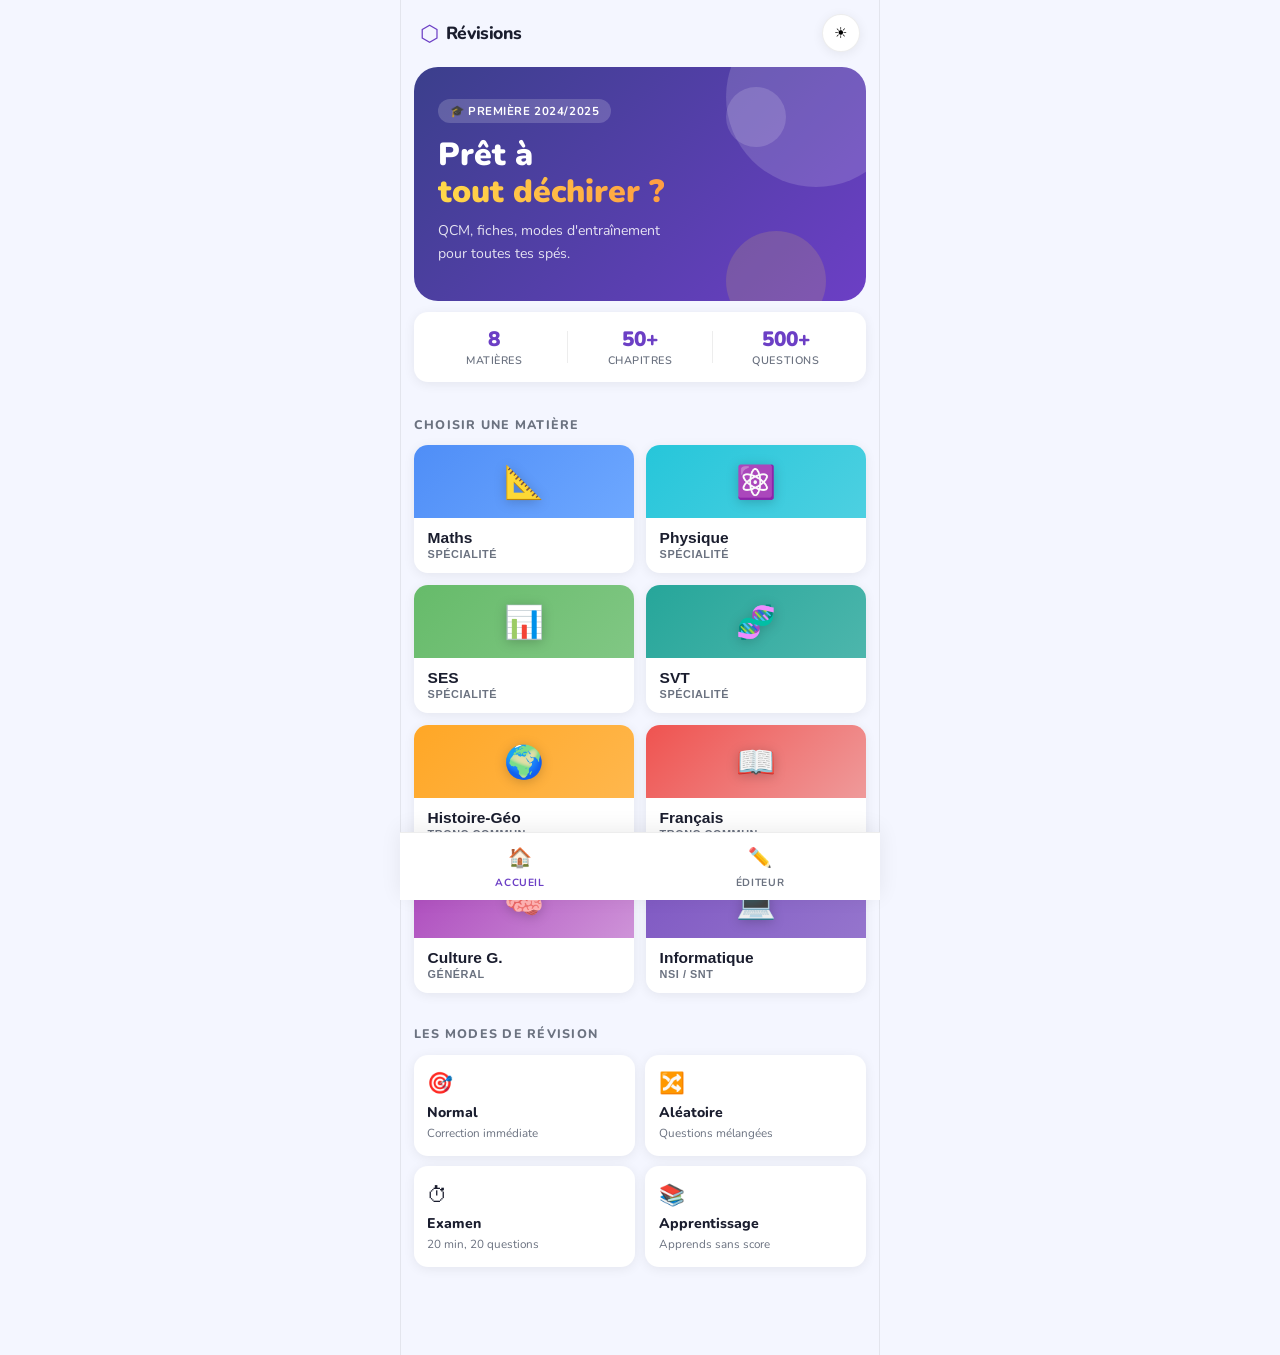
<file: index.html>
<!DOCTYPE html>
<html lang="fr">
<head>
  <meta charset="UTF-8" />
  <meta name="viewport" content="width=device-width, initial-scale=1.0" />
  <title>Révisions BAC</title>
  <link rel="preconnect" href="https://fonts.googleapis.com">
  <link href="https://fonts.googleapis.com/css2?family=Nunito:wght@400;600;700;800;900&display=swap" rel="stylesheet">
  <link rel="stylesheet" href="style.css" />
</head>
<body>

  <div class="app-shell">

    <!-- TOP BAR -->
    <header class="topbar">
      <div class="topbar-left">
        <span class="app-logo">⬡</span>
        <span class="app-name">Révisions</span>
      </div>
      <button class="theme-btn" id="themeToggle" title="Thème">
        <span class="t-sun">☀</span>
        <span class="t-moon">☽</span>
      </button>
    </header>

    <!-- HERO BANNER -->
    <section class="hero-banner">
      <div class="hero-inner">
        <p class="hero-pill">🎓 Première 2024/2025</p>
        <h1 class="hero-h1">Prêt à<br><span class="hero-accent">tout déchirer ?</span></h1>
        <p class="hero-desc">QCM, fiches, modes d'entraînement<br>pour toutes tes spés.</p>
      </div>
      <div class="hero-deco">
        <div class="deco-circle c1"></div>
        <div class="deco-circle c2"></div>
        <div class="deco-circle c3"></div>
      </div>
    </section>

    <!-- STATS STRIP -->
    <div class="stats-strip">
      <div class="stat-item"><strong>8</strong><span>matières</span></div>
      <div class="stat-div"></div>
      <div class="stat-item"><strong>50+</strong><span>chapitres</span></div>
      <div class="stat-div"></div>
      <div class="stat-item"><strong>500+</strong><span>questions</span></div>
    </div>

    <!-- MATIERES -->
    <main class="main-content">
      <h2 class="section-label">Choisir une matière</h2>

      <div class="matiere-grid">

        <button class="m-card" data-matiere="maths" data-color="#4F8EF7">
          <div class="m-card-top" style="background: linear-gradient(135deg,#4F8EF7,#6EA8FF)">
            <span class="m-icon">📐</span>
          </div>
          <div class="m-card-body">
            <span class="m-title">Maths</span>
            <span class="m-sub">Spécialité</span>
          </div>
        </button>

        <button class="m-card" data-matiere="physique" data-color="#26C6DA">
          <div class="m-card-top" style="background: linear-gradient(135deg,#26C6DA,#4DD0E1)">
            <span class="m-icon">⚛️</span>
          </div>
          <div class="m-card-body">
            <span class="m-title">Physique</span>
            <span class="m-sub">Spécialité</span>
          </div>
        </button>

        <button class="m-card" data-matiere="ses" data-color="#66BB6A">
          <div class="m-card-top" style="background: linear-gradient(135deg,#66BB6A,#81C784)">
            <span class="m-icon">📊</span>
          </div>
          <div class="m-card-body">
            <span class="m-title">SES</span>
            <span class="m-sub">Spécialité</span>
          </div>
        </button>

        <button class="m-card" data-matiere="svt" data-color="#26A69A">
          <div class="m-card-top" style="background: linear-gradient(135deg,#26A69A,#4DB6AC)">
            <span class="m-icon">🧬</span>
          </div>
          <div class="m-card-body">
            <span class="m-title">SVT</span>
            <span class="m-sub">Spécialité</span>
          </div>
        </button>

        <button class="m-card" data-matiere="histoiregeo" data-color="#FFA726">
          <div class="m-card-top" style="background: linear-gradient(135deg,#FFA726,#FFB74D)">
            <span class="m-icon">🌍</span>
          </div>
          <div class="m-card-body">
            <span class="m-title">Histoire-Géo</span>
            <span class="m-sub">Tronc commun</span>
          </div>
        </button>

        <button class="m-card" data-matiere="francais" data-color="#EF5350">
          <div class="m-card-top" style="background: linear-gradient(135deg,#EF5350,#EF9A9A)">
            <span class="m-icon">📖</span>
          </div>
          <div class="m-card-body">
            <span class="m-title">Français</span>
            <span class="m-sub">Tronc commun</span>
          </div>
        </button>

        <button class="m-card" data-matiere="culture" data-color="#AB47BC">
          <div class="m-card-top" style="background: linear-gradient(135deg,#AB47BC,#CE93D8)">
            <span class="m-icon">🧠</span>
          </div>
          <div class="m-card-body">
            <span class="m-title">Culture G.</span>
            <span class="m-sub">Général</span>
          </div>
        </button>

        <button class="m-card" data-matiere="info" data-color="#7E57C2">
          <div class="m-card-top" style="background: linear-gradient(135deg,#7E57C2,#9575CD)">
            <span class="m-icon">💻</span>
          </div>
          <div class="m-card-body">
            <span class="m-title">Informatique</span>
            <span class="m-sub">NSI / SNT</span>
          </div>
        </button>

      </div>

      <!-- MODES EXPLICATION -->
      <h2 class="section-label" style="margin-top:2rem">Les modes de révision</h2>
      <div class="modes-row">
        <div class="mode-card">
          <span class="mode-icon">🎯</span>
          <strong>Normal</strong>
          <p>Correction immédiate</p>
        </div>
        <div class="mode-card">
          <span class="mode-icon">🔀</span>
          <strong>Aléatoire</strong>
          <p>Questions mélangées</p>
        </div>
        <div class="mode-card">
          <span class="mode-icon">⏱</span>
          <strong>Examen</strong>
          <p>20 min, 20 questions</p>
        </div>
        <div class="mode-card">
          <span class="mode-icon">📚</span>
          <strong>Apprentissage</strong>
          <p>Apprends sans score</p>
        </div>
      </div>
    </main>

    <!-- BOTTOM NAV -->
    <nav class="bottom-nav">
      <a href="index.html" class="bnav-item active">
        <span class="bnav-icon">🏠</span>
        <span>Accueil</span>
      </a>
      <a href="editor.html" class="bnav-item">
        <span class="bnav-icon">✏️</span>
        <span>Éditeur</span>
      </a>
    </nav>

  </div>

  <script src="script.js"></script>
</body>
</html>
</file>
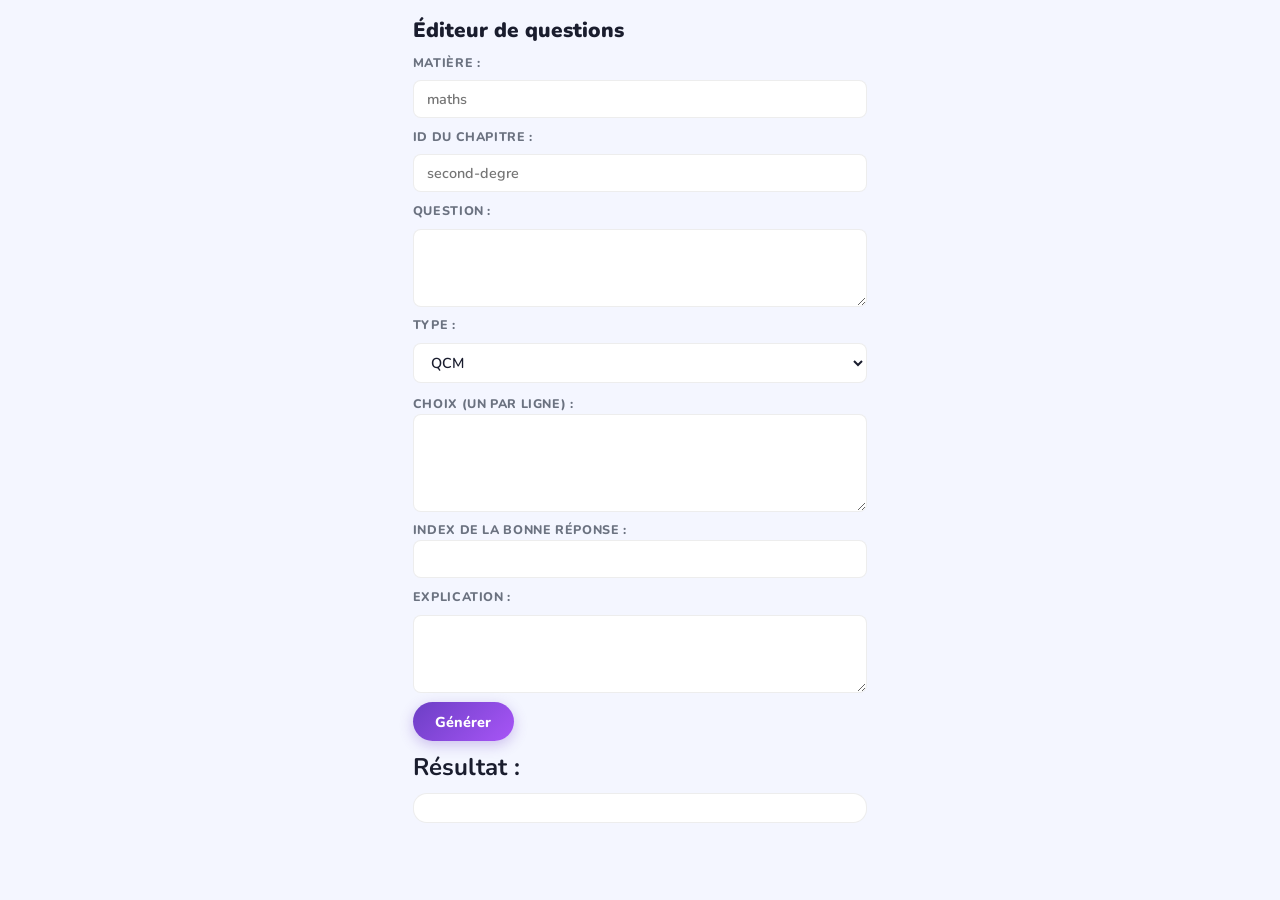
<file: editor.html>
<!DOCTYPE html>
<html lang="fr">
<head>
  <meta charset="UTF-8" />
  <title>Éditeur de questions</title>
  <link rel="stylesheet" href="style.css" />
</head>
<body class="light">
  <main class="editor-container">
    <h1>Éditeur de questions</h1>

    <label>Matière :</label>
    <input id="matiereInput" type="text" placeholder="maths" />

    <label>ID du chapitre :</label>
    <input id="chapitreInput" type="text" placeholder="second-degre" />

    <label>Question :</label>
    <textarea id="questionInput" rows="3"></textarea>

    <label>Type :</label>
    <select id="typeSelect">
      <option value="qcm">QCM</option>
      <option value="vrai_faux">Vrai/Faux</option>
      <option value="multi">Multi-réponses</option>
      <option value="trou">À trou</option>
    </select>

    <div id="qcmZone">
      <label>Choix (un par ligne) :</label>
      <textarea id="choicesInput" rows="4"></textarea>

      <label>Index de la bonne réponse :</label>
      <input id="reponseInput" type="number" />
    </div>

    <div id="vfZone" style="display:none;">
      <label>Réponse :</label>
      <select id="vfSelect">
        <option value="true">Vrai</option>
        <option value="false">Faux</option>
      </select>
    </div>

    <div id="multiZone" style="display:none;">
      <label>Choix :</label>
      <textarea id="multiChoicesInput" rows="4"></textarea>

      <label>Indices corrects (ex: 0,2) :</label>
      <input id="multiReponsesInput" type="text" />
    </div>

    <label>Explication :</label>
    <textarea id="explicationInput" rows="3"></textarea>

    <button id="generateBtn">Générer</button>

    <h2>Résultat :</h2>
    <pre id="output"></pre>
  </main>

  <script src="editor.js"></script>
</body>
</html>
</file>
<file: style.css>
/* ==============================
   NOMAD-INSPIRED DESIGN SYSTEM
   ============================== */

@import url('https://fonts.googleapis.com/css2?family=Nunito:wght@400;600;700;800;900&display=swap');

/* ---------- TOKENS ---------- */
:root {
  --font: 'Nunito', sans-serif;

  /* Light mode */
  --bg:        #F4F6FF;
  --bg2:       #FFFFFF;
  --fg:        #1A1D2E;
  --fg2:       #6B7280;
  --border:    rgba(0,0,0,0.07);
  --card-sh:   0 2px 12px rgba(0,0,0,0.07);
  --card-sh-h: 0 8px 24px rgba(0,0,0,0.13);

  --hero-bg:   linear-gradient(135deg, #3B3F8C 0%, #6C3FC5 100%);
  --accent:    #6C3FC5;
  --accent-lt: rgba(108,63,197,0.12);
  --green:     #22C55E;
  --green-lt:  rgba(34,197,94,0.12);
  --red:       #EF4444;
  --red-lt:    rgba(239,68,68,0.12);
  --amber:     #F59E0B;
  --amber-lt:  rgba(245,158,11,0.12);

  --radius:    14px;
  --radius-sm: 8px;
  --radius-xl: 24px;
}

body.dark {
  --bg:        #12141F;
  --bg2:       #1C1F2E;
  --fg:        #F0F4FF;
  --fg2:       #8891A8;
  --border:    rgba(255,255,255,0.07);
  --card-sh:   0 2px 12px rgba(0,0,0,0.4);
  --card-sh-h: 0 8px 24px rgba(0,0,0,0.6);
}

/* ---------- RESET ---------- */
*, *::before, *::after { box-sizing: border-box; margin: 0; padding: 0; }
html { -webkit-font-smoothing: antialiased; }

body {
  font-family: var(--font);
  background: var(--bg);
  color: var(--fg);
  min-height: 100vh;
  transition: background .25s, color .25s;
  overflow-x: hidden;
}

/* ---------- APP SHELL ---------- */
.app-shell {
  max-width: 480px;
  margin: 0 auto;
  min-height: 100vh;
  display: flex;
  flex-direction: column;
  padding-bottom: 72px; /* bottom nav height */
}

/* ---------- TOPBAR ---------- */
.topbar {
  display: flex;
  align-items: center;
  justify-content: space-between;
  padding: .9rem 1.2rem;
  background: transparent;
  position: sticky;
  top: 0;
  z-index: 50;
}

.topbar-left {
  display: flex;
  align-items: center;
  gap: .4rem;
}

.app-logo {
  font-size: 1.4rem;
  color: var(--accent);
}

.app-name {
  font-size: 1.1rem;
  font-weight: 800;
  color: var(--fg);
  letter-spacing: -.02em;
}

.theme-btn {
  width: 38px; height: 38px;
  border-radius: 50%;
  border: 1.5px solid var(--border);
  background: var(--bg2);
  cursor: pointer;
  font-size: .95rem;
  display: flex; align-items: center; justify-content: center;
  position: relative; overflow: hidden;
  transition: .2s;
  box-shadow: var(--card-sh);
}

.theme-btn:hover { transform: scale(1.08); }

.t-sun, .t-moon {
  position: absolute;
  transition: opacity .2s, transform .2s;
}
.t-moon { opacity: 0; transform: rotate(30deg); }
body.dark .t-sun  { opacity: 0; transform: rotate(-30deg); }
body.dark .t-moon { opacity: 1; transform: rotate(0); }

/* ---------- HERO BANNER ---------- */
.hero-banner {
  background: var(--hero-bg);
  margin: 0 .8rem;
  border-radius: var(--radius-xl);
  padding: 2rem 1.5rem 2.2rem;
  position: relative;
  overflow: hidden;
  color: white;
}

.hero-inner { position: relative; z-index: 2; }

.hero-pill {
  display: inline-block;
  background: rgba(255,255,255,.18);
  border-radius: 999px;
  padding: .25rem .75rem;
  font-size: .72rem;
  font-weight: 700;
  letter-spacing: .05em;
  text-transform: uppercase;
  margin-bottom: .9rem;
}

.hero-h1 {
  font-size: 2rem;
  font-weight: 900;
  line-height: 1.15;
  margin-bottom: .6rem;
}

.hero-accent {
  background: linear-gradient(90deg, #FFD94A, #FF9D42);
  -webkit-background-clip: text;
  -webkit-text-fill-color: transparent;
  background-clip: text;
}

.hero-desc {
  font-size: .88rem;
  opacity: .85;
  line-height: 1.6;
}

/* Deco circles */
.hero-deco { position: absolute; inset: 0; pointer-events: none; }
.deco-circle {
  position: absolute;
  border-radius: 50%;
  opacity: .15;
}
.c1 { width: 180px; height: 180px; background: #fff; top: -60px; right: -40px; }
.c2 { width: 100px; height: 100px; background: #FFD94A; bottom: -30px; right: 40px; }
.c3 { width: 60px;  height: 60px;  background: #fff;    top: 20px;  right: 80px;  }

/* ---------- STATS STRIP ---------- */
.stats-strip {
  display: flex;
  align-items: center;
  justify-content: center;
  gap: .5rem;
  background: var(--bg2);
  margin: .7rem .8rem;
  border-radius: var(--radius);
  padding: .85rem 1rem;
  box-shadow: var(--card-sh);
}

.stat-item {
  display: flex;
  flex-direction: column;
  align-items: center;
  flex: 1;
}

.stat-item strong {
  font-size: 1.3rem;
  font-weight: 900;
  color: var(--accent);
}

.stat-item span {
  font-size: .68rem;
  color: var(--fg2);
  text-transform: uppercase;
  letter-spacing: .05em;
  font-weight: 600;
}

.stat-div {
  width: 1px;
  height: 32px;
  background: var(--border);
}

/* ---------- MAIN CONTENT ---------- */
.main-content {
  flex: 1;
  padding: .2rem .8rem 1rem;
}

.section-label {
  font-size: .78rem;
  font-weight: 800;
  text-transform: uppercase;
  letter-spacing: .1em;
  color: var(--fg2);
  margin: 1.2rem 0 .8rem;
}

/* ---------- MATIERE GRID ---------- */
.matiere-grid {
  display: grid;
  grid-template-columns: repeat(2, 1fr);
  gap: .75rem;
}

.m-card {
  background: var(--bg2);
  border: none;
  border-radius: var(--radius);
  overflow: hidden;
  cursor: pointer;
  text-align: left;
  box-shadow: var(--card-sh);
  transition: transform .22s cubic-bezier(.34,1.56,.64,1), box-shadow .22s;
  opacity: 0;
  animation: popIn .4s ease forwards;
}

.m-card:hover {
  transform: translateY(-4px) scale(1.02);
  box-shadow: var(--card-sh-h);
}

.m-card:nth-child(1) { animation-delay: .04s; }
.m-card:nth-child(2) { animation-delay: .08s; }
.m-card:nth-child(3) { animation-delay: .12s; }
.m-card:nth-child(4) { animation-delay: .16s; }
.m-card:nth-child(5) { animation-delay: .20s; }
.m-card:nth-child(6) { animation-delay: .24s; }
.m-card:nth-child(7) { animation-delay: .28s; }
.m-card:nth-child(8) { animation-delay: .32s; }

.m-card-top {
  padding: 1.1rem;
  display: flex;
  align-items: center;
  justify-content: center;
}

.m-icon { font-size: 2rem; filter: drop-shadow(0 2px 6px rgba(0,0,0,.2)); }

.m-card-body {
  padding: .65rem .85rem .8rem;
  display: flex;
  flex-direction: column;
  gap: .1rem;
}

.m-title {
  font-size: .97rem;
  font-weight: 800;
  color: var(--fg);
  display: block;
}

.m-sub {
  font-size: .68rem;
  color: var(--fg2);
  font-weight: 600;
  text-transform: uppercase;
  letter-spacing: .05em;
  display: block;
}

/* ---------- MODES ROW ---------- */
.modes-row {
  display: grid;
  grid-template-columns: repeat(2, 1fr);
  gap: .65rem;
}

.mode-card {
  background: var(--bg2);
  border-radius: var(--radius);
  padding: .9rem .85rem;
  box-shadow: var(--card-sh);
  display: flex;
  flex-direction: column;
  gap: .2rem;
}

.mode-icon { font-size: 1.3rem; margin-bottom: .15rem; display: block; }
.mode-card strong { font-size: .88rem; font-weight: 800; color: var(--fg); }
.mode-card p { font-size: .73rem; color: var(--fg2); line-height: 1.4; }

/* ---------- BOTTOM NAV ---------- */
.bottom-nav {
  position: fixed;
  bottom: 0; left: 50%;
  transform: translateX(-50%);
  width: 100%;
  max-width: 480px;
  background: var(--bg2);
  border-top: 1px solid var(--border);
  display: flex;
  z-index: 100;
  box-shadow: 0 -4px 20px rgba(0,0,0,.07);
}

.bnav-item {
  flex: 1;
  display: flex;
  flex-direction: column;
  align-items: center;
  gap: .25rem;
  padding: .75rem .5rem .6rem;
  font-size: .65rem;
  font-weight: 700;
  text-transform: uppercase;
  letter-spacing: .06em;
  color: var(--fg2);
  text-decoration: none;
  transition: color .15s;
}

.bnav-item.active { color: var(--accent); }
.bnav-item:hover  { color: var(--accent); }
.bnav-icon { font-size: 1.2rem; }

/* ---------- BACK BUTTON ---------- */
.back-btn {
  display: inline-flex;
  align-items: center;
  gap: .4rem;
  padding: .45rem 1rem;
  border-radius: 999px;
  border: 1.5px solid var(--border);
  background: var(--bg2);
  color: var(--fg2);
  font-size: .82rem;
  font-weight: 700;
  cursor: pointer;
  margin-bottom: 1.2rem;
  transition: .15s;
  font-family: var(--font);
  box-shadow: var(--card-sh);
}
.back-btn:hover { border-color: var(--accent); color: var(--accent); }

/* ---------- CHAP GRID ---------- */
.chap-grid {
  display: flex;
  flex-direction: column;
  gap: .6rem;
}

.chap-card {
  background: var(--bg2);
  border: none;
  border-radius: var(--radius);
  padding: 1rem 1.1rem;
  cursor: pointer;
  font-size: .95rem;
  font-weight: 700;
  color: var(--fg);
  text-align: left;
  display: flex;
  align-items: center;
  justify-content: space-between;
  box-shadow: var(--card-sh);
  transition: transform .18s, box-shadow .18s;
  font-family: var(--font);
}
.chap-card::after { content: '›'; font-size: 1.3rem; color: var(--fg2); }
.chap-card:hover {
  transform: translateX(4px);
  box-shadow: var(--card-sh-h);
  color: var(--accent);
}

/* ---------- MATIERE BADGE ---------- */
.matiere-badge {
  display: inline-flex;
  align-items: center;
  gap: .4rem;
  padding: .3rem .8rem;
  border-radius: 999px;
  background: var(--accent-lt);
  color: var(--accent);
  font-weight: 800;
  font-size: .85rem;
}

/* ---------- QUIZ HEADER ---------- */
.quiz-header {
  display: flex;
  flex-wrap: wrap;
  align-items: center;
  gap: .4rem;
  margin-bottom: .9rem;
}

.score-info, .level-info {
  font-size: .78rem;
  font-weight: 700;
  padding: .25rem .65rem;
  border-radius: 999px;
  background: var(--bg2);
  color: var(--fg2);
  box-shadow: var(--card-sh);
}

.combo-info {
  font-size: .78rem;
  font-weight: 700;
  padding: .25rem .65rem;
  border-radius: 999px;
  background: var(--amber-lt);
  color: var(--amber);
}

/* ---------- PROGRESS BAR ---------- */
.progress-wrapper {
  flex: 1;
  min-width: 80px;
  height: 7px;
  background: var(--border);
  border-radius: 999px;
  overflow: hidden;
}
.progress-bar {
  height: 100%;
  background: linear-gradient(90deg, var(--accent), #A855F7);
  border-radius: 999px;
  transition: width .35s ease;
}

/* ---------- MODE SELECTOR ---------- */
.mode-selector {
  display: flex;
  flex-wrap: wrap;
  gap: .35rem;
  margin-bottom: .9rem;
}
.mode-btn {
  border-radius: 999px;
  border: 1.5px solid var(--border);
  background: var(--bg2);
  padding: .3rem .8rem;
  font-size: .78rem;
  font-weight: 700;
  cursor: pointer;
  color: var(--fg2);
  transition: .15s;
  font-family: var(--font);
}
.mode-btn:hover { border-color: var(--accent); color: var(--accent); }
.mode-btn.active {
  border-color: var(--accent);
  background: var(--accent-lt);
  color: var(--accent);
}

/* ---------- TIMER ---------- */
.timer {
  font-size: .85rem;
  font-weight: 800;
  color: var(--fg);
  background: var(--bg2);
  border-radius: var(--radius-sm);
  padding: .35rem .8rem;
  display: inline-block;
  margin-bottom: .5rem;
  box-shadow: var(--card-sh);
}
.timer.hidden { display: none; }

/* ---------- FLIP CARD ---------- */
.flip-card { perspective: 1200px; }
.flip-card-inner {
  position: relative;
  width: 100%;
  min-height: 300px;
  transform-style: preserve-3d;
  transition: transform .55s cubic-bezier(.22,.61,.36,1);
}
.flip-card.flipped .flip-card-inner { transform: rotateY(180deg); }

.flip-card-front,
.flip-card-back {
  position: absolute;
  inset: 0;
  backface-visibility: hidden;
  border-radius: var(--radius);
  background: var(--bg2);
  padding: 1.2rem;
  display: flex;
  flex-direction: column;
  gap: .9rem;
  color: var(--fg);
  box-shadow: var(--card-sh);
}
.flip-card-back { transform: rotateY(180deg); }

/* ---------- QUESTION ---------- */
#questionText {
  font-size: 1rem;
  font-weight: 700;
  color: var(--fg);
  line-height: 1.5;
}

#choicesContainer { display: flex; flex-direction: column; gap: .45rem; }

.choice-btn {
  border-radius: var(--radius-sm);
  border: 1.5px solid var(--border);
  background: var(--bg);
  padding: .65rem .9rem;
  cursor: pointer;
  font-size: .92rem;
  font-weight: 600;
  color: var(--fg);
  text-align: left;
  transition: .15s;
  font-family: var(--font);
}
.choice-btn:hover {
  border-color: var(--accent);
  background: var(--accent-lt);
  color: var(--accent);
  transform: translateX(3px);
}
.choice-btn.selected {
  border-color: var(--accent);
  background: var(--accent-lt);
  color: var(--accent);
}
.validate-btn { align-self: flex-start; margin-top: .3rem; }

/* ---------- CORRECTION ---------- */
#correctionText {
  font-size: .93rem;
  color: var(--fg);
  line-height: 1.6;
  font-weight: 600;
}

/* ---------- NEXT BTN ---------- */
.next-btn {
  align-self: flex-end;
  margin-top: auto;
  border-radius: 999px;
  border: none;
  background: linear-gradient(135deg, var(--accent), #A855F7);
  color: white;
  padding: .6rem 1.4rem;
  cursor: pointer;
  font-weight: 800;
  font-size: .9rem;
  font-family: var(--font);
  transition: .18s;
  box-shadow: 0 4px 14px rgba(108,63,197,.35);
}
.next-btn:hover {
  transform: translateY(-2px);
  box-shadow: 0 8px 22px rgba(108,63,197,.45);
}

/* ---------- INPUT ---------- */
.choice-input {
  border-radius: var(--radius-sm);
  border: 1.5px solid var(--border);
  background: var(--bg);
  padding: .6rem .9rem;
  font-size: .92rem;
  color: var(--fg);
  font-family: var(--font);
  width: 100%;
  outline: none;
  font-weight: 600;
  transition: border-color .15s;
}
.choice-input:focus { border-color: var(--accent); }

/* ---------- EDITOR ---------- */
.editor-container {
  max-width: 480px;
  margin: 0 auto;
  padding: 1rem .8rem 2rem;
  display: flex;
  flex-direction: column;
  gap: .6rem;
}
.editor-container h1 {
  font-size: 1.3rem;
  font-weight: 900;
  color: var(--fg);
}
.editor-container label {
  font-size: .78rem;
  font-weight: 800;
  color: var(--fg2);
  text-transform: uppercase;
  letter-spacing: .05em;
}
.editor-container input,
.editor-container textarea,
.editor-container select {
  border: 1.5px solid var(--border);
  background: var(--bg2);
  border-radius: var(--radius-sm);
  padding: .5rem .8rem;
  font-size: .9rem;
  color: var(--fg);
  font-family: var(--font);
  font-weight: 600;
  width: 100%;
  outline: none;
}
.editor-container input:focus,
.editor-container textarea:focus,
.editor-container select:focus { border-color: var(--accent); }

.editor-container button#generateBtn {
  border-radius: 999px;
  border: none;
  background: linear-gradient(135deg, var(--accent), #A855F7);
  color: white;
  padding: .6rem 1.4rem;
  font-weight: 800;
  font-size: .9rem;
  cursor: pointer;
  font-family: var(--font);
  align-self: flex-start;
  transition: .18s;
  box-shadow: 0 4px 14px rgba(108,63,197,.3);
}
.editor-container button#generateBtn:hover {
  transform: translateY(-2px);
  box-shadow: 0 8px 22px rgba(108,63,197,.4);
}
.editor-container pre {
  background: var(--bg2);
  border: 1.5px solid var(--border);
  border-radius: var(--radius);
  padding: .9rem;
  font-size: .78rem;
  overflow: auto;
  white-space: pre-wrap;
  font-weight: 600;
}

/* ---------- ANIMATIONS ---------- */
@keyframes popIn {
  from { opacity: 0; transform: scale(.92) translateY(10px); }
  to   { opacity: 1; transform: scale(1) translateY(0); }
}

.fade-in {
  animation: popIn .3s ease forwards;
}

.page-transition { opacity: 0; transition: opacity .15s; }
.page-loaded     { opacity: 1; transition: opacity .15s; }

/* ---------- RESPONSIVE ---------- */
@media (min-width: 500px) {
  .app-shell { border-left: 1px solid var(--border); border-right: 1px solid var(--border); }
}
</file>
